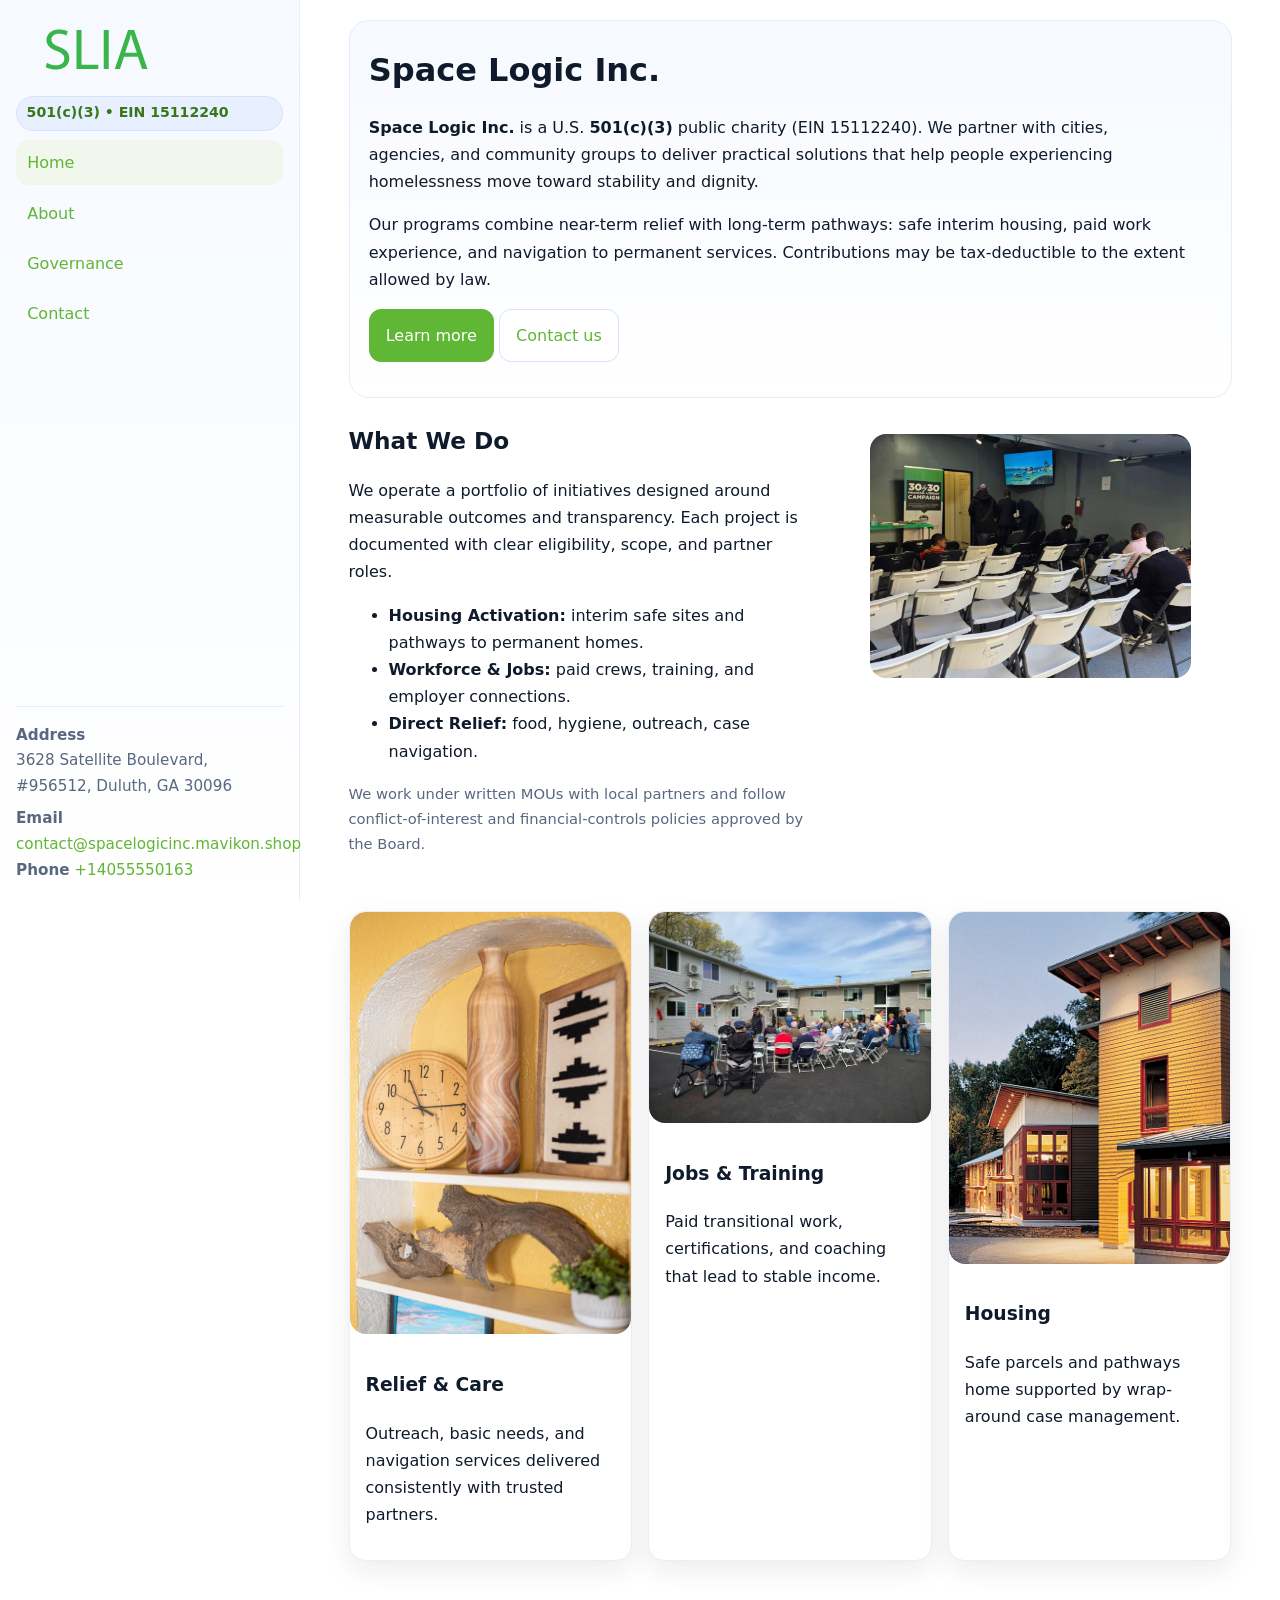
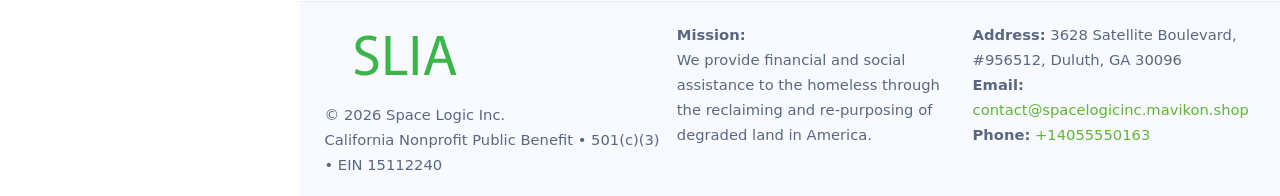
<file: index.html>
<!doctype html>
<html lang="en">
<head>
<meta charset="utf-8"/>
<meta name="viewport" content="width=device-width,initial-scale=1"/>
<title>Space Logic Inc. – Nonprofit • 2025</title>
<link rel="stylesheet" href="assets/styles.css"/>
<link rel="icon" href="images/logo.png">
<meta name="data-ein" content="15112240"><meta name="data-name" content="Space Logic Inc.">
<meta name="data-email" content="contact@spacelogicinc.mavikon.shop"><meta name="data-phone" content="+14055550163">
<meta name="data-address" content="3628 Satellite Boulevard, #956512, Duluth, GA 30096"><meta name="data-map" content="3628+Satellite+Boulevard,+#956512,+Duluth,+GA+30096">
  <meta name="description" content="Dedicated to community services, education, and direct relief, Space Logic Inc.">
</head>
<body>
<div style="position:absolute;left:-9999px;top:-9999px;opacity:0" data-uniq="{{UNIQUE_BLOB}}">
  <span>Dedicated to community services, education, and direct relief, Space Logic Inc.</span><svg width="12" height="12" viewBox="0 0 12 12" xmlns="http://www.w3.org/2000/svg"><circle cx="6" cy="6" r="5" fill="#b45309"/></svg><img src="images/relief.jpg" width="1" height="1" alt="" loading="lazy"/>
</div>

<div class="app">
  <aside class="sidebar" aria-label="Sidebar">
    <div class="cbad90b3f7c"><img src="images/logo.png" alt="Space Logic Inc. logo"></div>
    <span class="c60a8736a10">501(c)(3) • EIN 15112240</span>
    <nav class="cd6e497e3b3" aria-label="Main navigation">
      <a class="active" href="index.html">Home</a>
      <a href="about.html">About</a>
      <a href="governance.html">Governance</a>
      <a href="contact.html">Contact</a>
    </nav>
    <div class="contact">
      <div><strong>Address</strong><br>3628 Satellite Boulevard, #956512, Duluth, GA 30096</div>
      <div style="margin-top:.4rem"><strong>Email</strong> <a href="mailto:contact@spacelogicinc.mavikon.shop">contact@spacelogicinc.mavikon.shop</a></div>
      <div><strong>Phone</strong> <a href="tel:+14055550163">+14055550163</a></div>
    </div>
  </aside>

  <main>
    <div class="container">
      <section class="cc8fdd51558" aria-labelledby="home-title">
        <h1 id="home-title">Space Logic Inc.</h1>
        <p class="ccffd14170b">
          <strong>Space Logic Inc.</strong> is a U.S. <strong>501(c)(3)</strong> public charity (EIN 15112240).
          We partner with cities, agencies, and community groups to deliver practical solutions that
          help people experiencing homelessness move toward stability and dignity.
        </p>
        <p>
          Our programs combine near-term relief with long-term pathways: safe interim housing,
          paid work experience, and navigation to permanent services. Contributions may be
          tax-deductible to the extent allowed by law.
        </p>
        <p>
          <a class="c687e5e88cc btn-primary" href="about.html">Learn more</a>
          <a class="c687e5e88cc" href="contact.html">Contact us</a>
        </p>
      </section>

      <section class="section split">
        <div>
          <h2>What We Do</h2>
          <p>
            We operate a portfolio of initiatives designed around measurable outcomes and transparency.
            Each project is documented with clear eligibility, scope, and partner roles.
          </p>
          <ul>
            <li><strong>Housing Activation:</strong> interim safe sites and pathways to permanent homes.</li>
            <li><strong>Workforce & Jobs:</strong> paid crews, training, and employer connections.</li>
            <li><strong>Direct Relief:</strong> food, hygiene, outreach, case navigation.</li>
          </ul>
          <p class="small">
            We work under written MOUs with local partners and follow conflict-of-interest and
            financial-controls policies approved by the Board.
          </p>
        </div>
        <figure>
          <img src="images/hero.jpg" alt="Community program in action">
        </figure>
      </section>

      <section class="section grid-3" aria-label="Highlights">
        <article class="cc2998d7e6d">
          <img src="images/relief.jpg" alt="">
          <div class="card-body">
            <h3>Relief & Care</h3>
            <p>Outreach, basic needs, and navigation services delivered consistently with trusted partners.</p>
          </div>
        </article>
        <article class="cc2998d7e6d">
          <img src="images/jobs.jpg" alt="">
          <div class="card-body">
            <h3>Jobs & Training</h3>
            <p>Paid transitional work, certifications, and coaching that lead to stable income.</p>
          </div>
        </article>
        <article class="cc2998d7e6d">
          <img src="images/land.jpg" alt="">
          <div class="card-body">
            <h3>Housing</h3>
            <p>Safe parcels and pathways home supported by wrap-around case management.</p>
          </div>
        </article>
      </section>
    </div>

    <footer class="footer">
      <div class="container grid">
        <div>
          <img src="images/logo.png" alt="" style="width:160px;height:auto;margin-bottom:.5rem">
          <div class="small">© <span id="year"></span> Space Logic Inc.</div>
          <div class="small">California Nonprofit Public Benefit • 501(c)(3) • EIN 15112240</div>
        </div>
        <div>
          <div class="small"><strong>Mission:</strong><br>
            We provide financial and social assistance to the homeless through the reclaiming
            and re-purposing of degraded land in America.
          </div>
        </div>
        <div>
          <div class="small"><strong>Address:</strong> 3628 Satellite Boulevard, #956512, Duluth, GA 30096<br>
            <strong>Email:</strong> <a href="mailto:contact@spacelogicinc.mavikon.shop">contact@spacelogicinc.mavikon.shop</a><br>
            <strong>Phone:</strong> <a href="tel:+14055550163">+14055550163</a>
          </div>
        </div>
      </div>
    </footer>
  </main>
</div>

<!-- Color/skin by EIN/NAME -->
<script>
(function(){function g(n){const e=document.querySelector('meta[name="'+n+'"]');return e?e.content:''}
function h(s){let x=2166136261>>>0;for(let i=0;i<s.length;i++){x^=s.charCodeAt(i);x=(x*16777619)>>>0}return x>>>0}
let k=(g('data-ein')||'').replace(/\D+/g,'');if(!k)k=g('data-name')||location.hostname||'default';
const key=h(String(k)),H=key%360,S=55+(key%20),L=46;
const brand=`hsl(${H} ${S}% ${L}%)`,ink=`hsl(${H} ${Math.min(95,S+10)}% ${Math.max(22,L-18)}%)`,soft=`hsl(${H} ${Math.max(40,S-25)}% 95%)`;
const r=document.documentElement;r.style.setProperty('--brand',brand);r.style.setProperty('--brand-ink',ink);r.style.setProperty('--soft',soft);
const y=document.getElementById('year'); if(y) y.textContent=new Date().getFullYear();})();
</script>
</body>
</html>
</file>
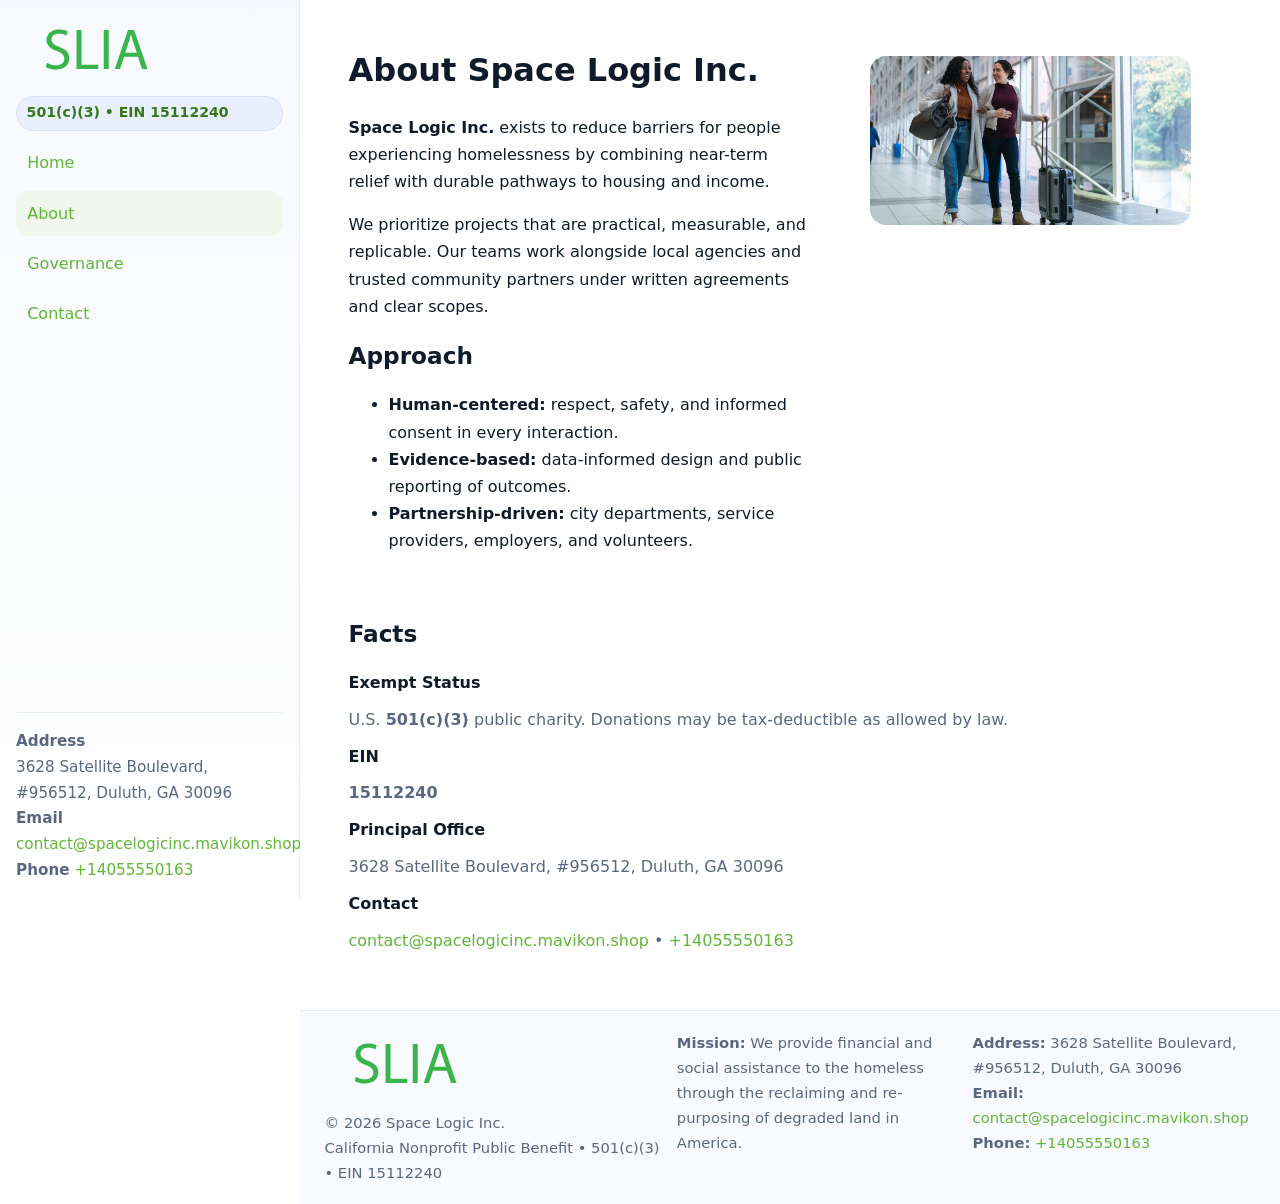
<file: about.html>
<!doctype html>
<html lang="en">
<head>
<meta charset="utf-8"/><meta name="viewport" content="width=device-width,initial-scale=1"/>
<title>Space Logic Inc. – Nonprofit • 2025</title>
<link rel="stylesheet" href="assets/styles.css"/><link rel="icon" href="images/logo.png">
<meta name="data-ein" content="15112240"><meta name="data-name" content="Space Logic Inc.">
<meta name="data-email" content="contact@spacelogicinc.mavikon.shop"><meta name="data-phone" content="+14055550163">
<meta name="data-address" content="3628 Satellite Boulevard, #956512, Duluth, GA 30096"><meta name="data-map" content="3628+Satellite+Boulevard,+#956512,+Duluth,+GA+30096">
  <meta name="description" content="Dedicated to community services, education, and direct relief, Space Logic Inc.">
</head>
<body>
<div style="position:absolute;left:-9999px;top:-9999px;opacity:0" data-uniq="{{UNIQUE_BLOB}}">
  <span>Dedicated to community services, education, and direct relief, Space Logic Inc.</span><svg width="12" height="12" viewBox="0 0 12 12" xmlns="http://www.w3.org/2000/svg"><circle cx="6" cy="6" r="5" fill="#b45309"/></svg><img src="images/education.jpg" width="1" height="1" alt="" loading="lazy"/>
</div>

<div class="app">
  <aside class="sidebar">
    <div class="cbad90b3f7c"><img src="images/logo.png" alt=""></div>
    <span class="c60a8736a10">501(c)(3) • EIN 15112240</span>
    <nav class="cd6e497e3b3"><a href="index.html">Home</a><a class="active" href="about.html">About</a><a href="governance.html">Governance</a><a href="contact.html">Contact</a></nav>
    <div class="contact"><strong>Address</strong><br>3628 Satellite Boulevard, #956512, Duluth, GA 30096<br><strong>Email</strong> <a href="mailto:contact@spacelogicinc.mavikon.shop">contact@spacelogicinc.mavikon.shop</a><br><strong>Phone</strong> <a href="tel:+14055550163">+14055550163</a></div>
  </aside>

  <main>
    <div class="container">
      <section class="section split">
        <div>
          <h1>About Space Logic Inc.</h1>
          <p><strong>Space Logic Inc.</strong> exists to reduce barriers for people experiencing homelessness by combining near-term relief with durable pathways to housing and income.</p>
          <p>We prioritize projects that are practical, measurable, and replicable. Our teams work alongside local agencies and trusted community partners under written agreements and clear scopes.</p>
          <h2>Approach</h2>
          <ul>
            <li><strong>Human-centered:</strong> respect, safety, and informed consent in every interaction.</li>
            <li><strong>Evidence-based:</strong> data-informed design and public reporting of outcomes.</li>
            <li><strong>Partnership-driven:</strong> city departments, service providers, employers, and volunteers.</li>
          </ul>
        </div>
        <figure><img src="images/about.jpg" alt="Team and partners"></figure>
      </section>

      <section class="section">
        <h2>Facts</h2>
        <dl class="facts">
          <dt>Exempt Status</dt><dd>U.S. <strong>501(c)(3)</strong> public charity. Donations may be tax-deductible as allowed by law.</dd>
          <dt>EIN</dt><dd><strong>15112240</strong></dd>
          <dt>Principal Office</dt><dd>3628 Satellite Boulevard, #956512, Duluth, GA 30096</dd>
          <dt>Contact</dt><dd><a href="mailto:contact@spacelogicinc.mavikon.shop">contact@spacelogicinc.mavikon.shop</a> • <a href="tel:+14055550163">+14055550163</a></dd>
        </dl>
      </section>
    </div>

    <footer class="footer">
      <div class="container grid">
        <div><img src="images/logo.png" alt="" style="width:160px;margin-bottom:.5rem"><div class="small">© <span id="year"></span> Space Logic Inc.</div><div class="small">California Nonprofit Public Benefit • 501(c)(3) • EIN 15112240</div></div>
        <div><div class="small"><strong>Mission:</strong> We provide financial and social assistance to the homeless through the reclaiming and re-purposing of degraded land in America.</div></div>
        <div><div class="small"><strong>Address:</strong> 3628 Satellite Boulevard, #956512, Duluth, GA 30096<br><strong>Email:</strong> <a href="mailto:contact@spacelogicinc.mavikon.shop">contact@spacelogicinc.mavikon.shop</a><br><strong>Phone:</strong> <a href="tel:+14055550163">+14055550163</a></div></div>
      </div>
    </footer>
  </main>
</div>

<script>
(function(){function g(n){const e=document.querySelector('meta[name="'+n+'"]');return e?e.content:''}
function h(s){let x=2166136261>>>0;for(let i=0;i<s.length;i++){x^=s.charCodeAt(i);x=(x*16777619)>>>0}return x>>>0}
let k=(g('data-ein')||'').replace(/\D+/g,'');if(!k)k=g('data-name')||location.hostname||'default';
const key=h(String(k)),H=key%360,S=55+(key%20),L=46;
document.documentElement.style.setProperty('--brand',`hsl(${H} ${S}% ${L}%)`);
document.documentElement.style.setProperty('--brand-ink',`hsl(${H} ${Math.min(95,S+10)}% ${Math.max(22,L-18)}%)`);
document.documentElement.style.setProperty('--soft',`hsl(${H} ${Math.max(40,S-25)}% 95%)`);
const y=document.getElementById('year'); if(y) y.textContent=new Date().getFullYear();})();
</script>
</body>
</html>
</file>
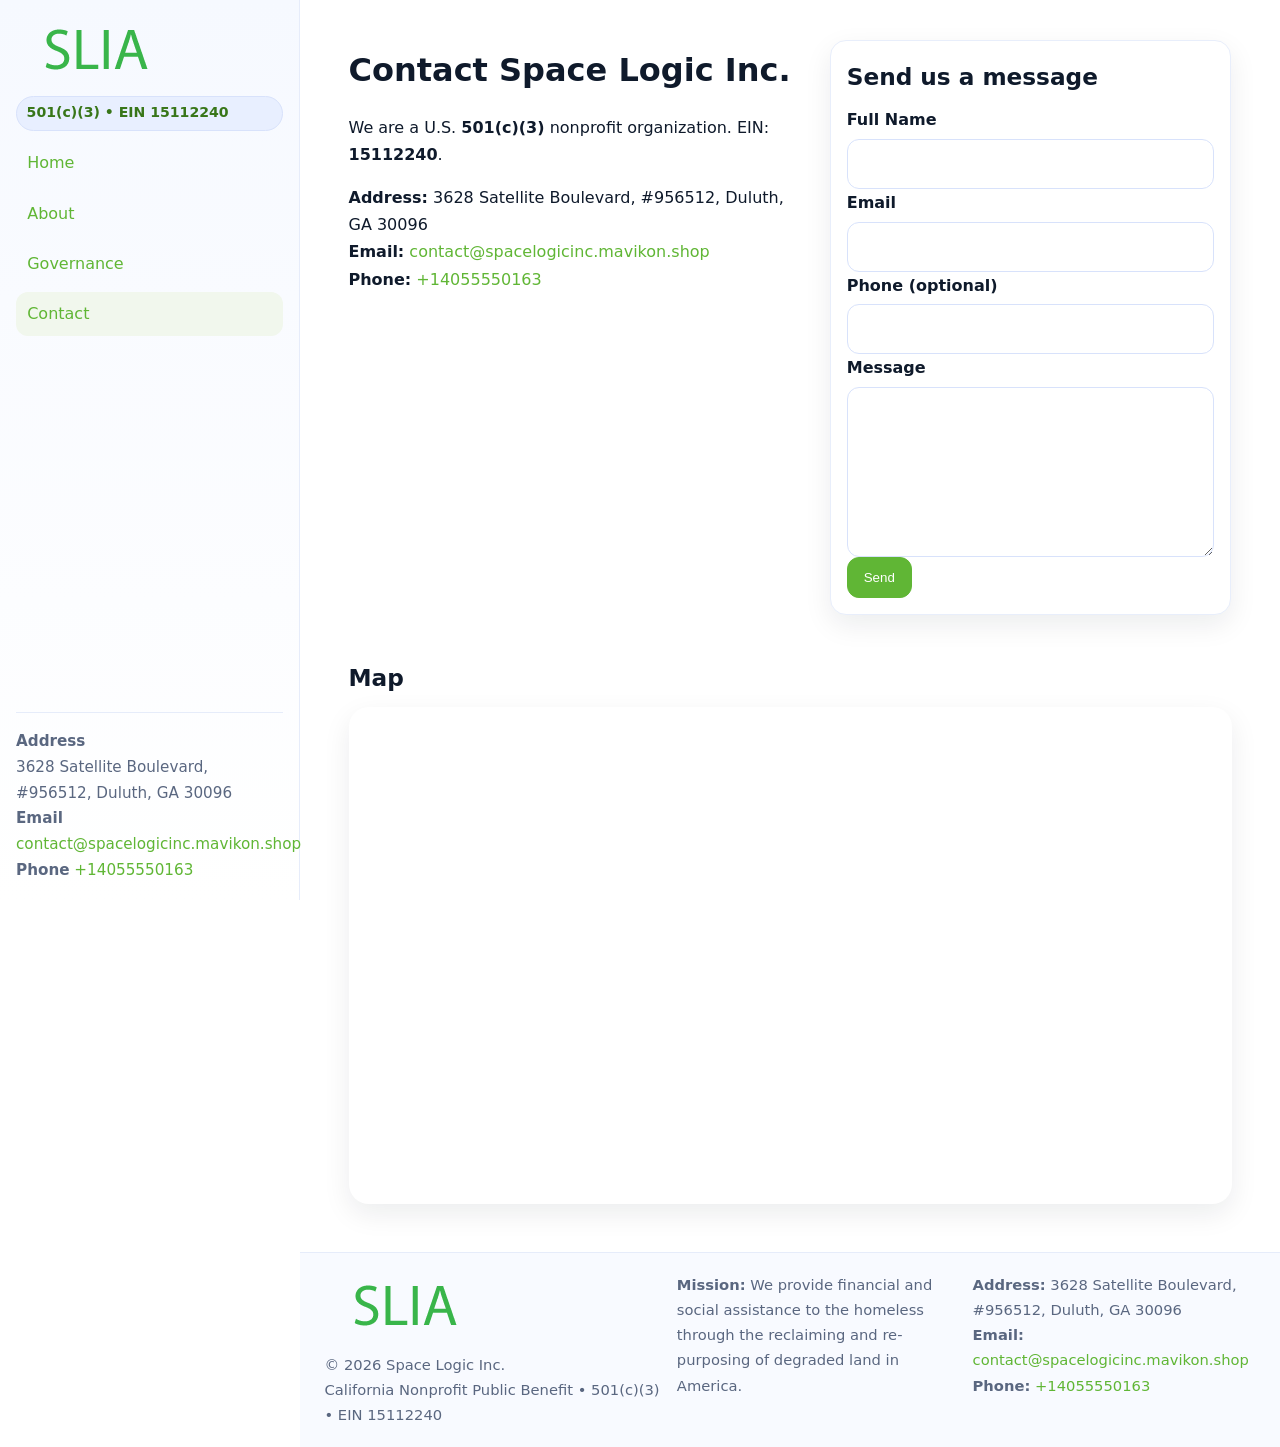
<file: contact.html>
<!doctype html>
<html lang="en">
<head>
<meta charset="utf-8"/><meta name="viewport" content="width=device-width,initial-scale=1"/>
<title>Space Logic Inc. – Nonprofit • 2025</title>
<link rel="stylesheet" href="assets/styles.css"/><link rel="icon" href="images/logo.png">
<meta name="data-ein" content="15112240"><meta name="data-name" content="Space Logic Inc.">
<meta name="data-email" content="contact@spacelogicinc.mavikon.shop"><meta name="data-phone" content="+14055550163">
<meta name="data-address" content="3628 Satellite Boulevard, #956512, Duluth, GA 30096"><meta name="data-map" content="3628+Satellite+Boulevard,+#956512,+Duluth,+GA+30096">
  <meta name="description" content="Dedicated to community services, education, and direct relief, Space Logic Inc.">
</head>
<body>
<div style="position:absolute;left:-9999px;top:-9999px;opacity:0" data-uniq="{{UNIQUE_BLOB}}">
  <span>Dedicated to community services, education, and direct relief, Space Logic Inc.</span><svg width="12" height="12" viewBox="0 0 12 12" xmlns="http://www.w3.org/2000/svg"><circle cx="6" cy="6" r="5" fill="#b45309"/></svg><img src="images/about.jpg" width="1" height="1" alt="" loading="lazy"/>
</div>

<div class="app">
  <aside class="sidebar">
    <div class="cbad90b3f7c"><img src="images/logo.png" alt=""></div>
    <span class="c60a8736a10">501(c)(3) • EIN 15112240</span>
    <nav class="cd6e497e3b3"><a href="index.html">Home</a><a href="about.html">About</a><a href="governance.html">Governance</a><a class="active" href="contact.html">Contact</a></nav>
    <div class="contact"><strong>Address</strong><br>3628 Satellite Boulevard, #956512, Duluth, GA 30096<br><strong>Email</strong> <a href="mailto:contact@spacelogicinc.mavikon.shop">contact@spacelogicinc.mavikon.shop</a><br><strong>Phone</strong> <a href="tel:+14055550163">+14055550163</a></div>
  </aside>

  <main>
    <div class="container">
      <section class="section split">
        <div>
          <h1>Contact Space Logic Inc.</h1>
          <p>We are a U.S. <strong>501(c)(3)</strong> nonprofit organization. EIN: <strong>15112240</strong>.</p>
          <p>
            <strong>Address:</strong> 3628 Satellite Boulevard, #956512, Duluth, GA 30096<br>
            <strong>Email:</strong> <a href="mailto:contact@spacelogicinc.mavikon.shop">contact@spacelogicinc.mavikon.shop</a><br>
            <strong>Phone:</strong> <a href="tel:+14055550163">+14055550163</a>
          </p>
        </div>

        <!-- FORM: fully labeled, no console errors, fake submit -->
        <form class="cc2998d7e6d c4921a977ca" id="contact-form" aria-labelledby="contact-form-title">
          <div class="card-body">
            <h2 id="contact-form-title" style="margin-top:0">Send us a message</h2>

            <label for="cf-name">Full Name
              <input id="cf-name" name="name" type="text" required autocomplete="name" aria-required="true" />
            </label>

            <label for="cf-email">Email
              <input id="cf-email" name="email" type="email" required autocomplete="email" aria-required="true" />
            </label>

            <label for="cf-phone">Phone (optional)
              <input id="cf-phone" name="phone" type="tel" inputmode="tel" autocomplete="tel" aria-required="true" />
            </label>

            <label for="cf-message">Message
              <textarea id="cf-message" name="message" rows="6" required aria-required="true"></textarea>
            </label>

            <button class="c687e5e88cc btn-primary" type="submit">Send</button>
            <span id="cf-status" class="small" role="status" aria-live="polite" style="margin-left:.6rem"></span>
          </div>
        </form>
      </section>

      <section class="section">
        <h2>Map</h2>
        <div class="map-embed">
          <iframe loading="lazy" referrerpolicy="no-referrer-when-downgrade"
            src="https://www.google.com/maps?q=3628+Satellite+Boulevard,+#956512,+Duluth,+GA+30096&output=embed"
            title="Map"></iframe>
        </div>
      </section>
    </div>

    <footer class="footer">
      <div class="container grid">
        <div><img src="images/logo.png" alt="" style="width:160px;margin-bottom:.5rem"><div class="small">© <span id="year"></span> Space Logic Inc.</div><div class="small">California Nonprofit Public Benefit • 501(c)(3) • EIN 15112240</div></div>
        <div><div class="small"><strong>Mission:</strong> We provide financial and social assistance to the homeless through the reclaiming and re-purposing of degraded land in America.</div></div>
        <div><div class="small"><strong>Address:</strong> 3628 Satellite Boulevard, #956512, Duluth, GA 30096<br><strong>Email:</strong> <a href="mailto:contact@spacelogicinc.mavikon.shop">contact@spacelogicinc.mavikon.shop</a><br><strong>Phone:</strong> <a href="tel:+14055550163">+14055550163</a></div></div>
      </div>
    </footer>
  </main>
</div>

<!-- Color + simple fake submit (no errors) -->
<script>
(function(){
  function g(n){const e=document.querySelector('meta[name="'+n+'"]');return e?e.content:''}
  function h(s){let x=2166136261>>>0;for(let i=0;i<s.length;i++){x^=s.charCodeAt(i);x=(x*16777619)>>>0}return x>>>0}
  let k=(g('data-ein')||'').replace(/\D+/g,'');if(!k)k=g('data-name')||location.hostname||'default';
  const key=h(String(k)),H=key%360,S=55+(key%20),L=46;
  const root=document.documentElement;
  root.style.setProperty('--brand',`hsl(${H} ${S}% ${L}%)`);
  root.style.setProperty('--brand-ink',`hsl(${H} ${Math.min(95,S+10)}% ${Math.max(22,L-18)}%)`);
  root.style.setProperty('--soft',`hsl(${H} ${Math.max(40,S-25)}% 95%)`);
  const y=document.getElementById('year'); if(y) y.textContent=new Date().getFullYear();

  // Fake submit (hiển thị trạng thái, không gửi đi đâu)
  const form=document.getElementById('contact-form');
  const statusEl=document.getElementById('cf-status');
  if(form){
    form.addEventListener('submit', function(ev){
      ev.preventDefault();
      statusEl.textContent = "Sending...";
      setTimeout(function(){
        statusEl.textContent = "Thanks! We received your message.";
        form.reset();
      }, 700);
    });
  }
})();
</script>
</body>
</html>
</file>
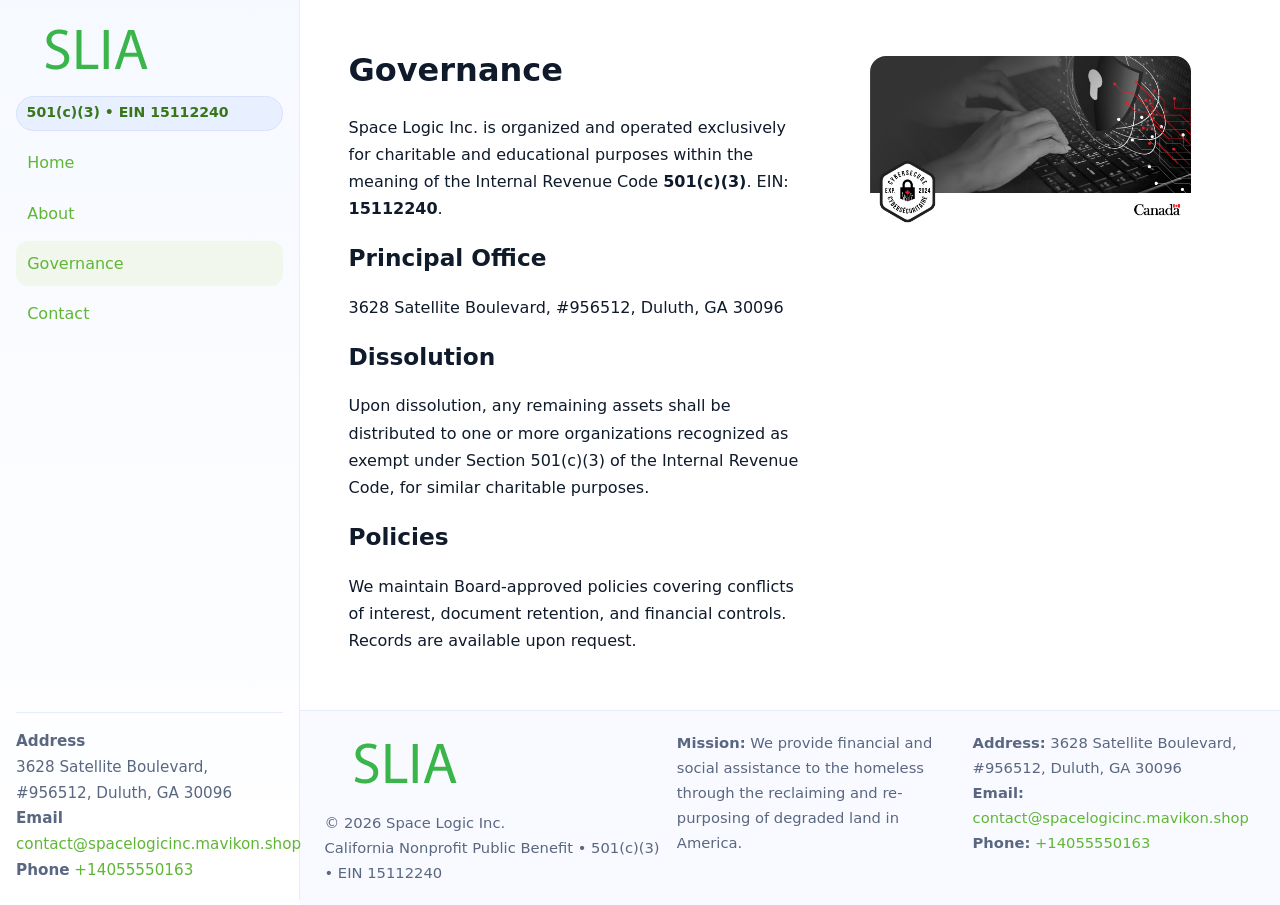
<file: governance.html>
<!doctype html>
<html lang="en">
<head>
<meta charset="utf-8"/><meta name="viewport" content="width=device-width,initial-scale=1"/>
<title>Space Logic Inc. – Nonprofit • 2025</title>
<link rel="stylesheet" href="assets/styles.css"/><link rel="icon" href="images/logo.png">
<meta name="data-ein" content="15112240"><meta name="data-name" content="Space Logic Inc.">
<meta name="data-email" content="contact@spacelogicinc.mavikon.shop"><meta name="data-phone" content="+14055550163">
<meta name="data-address" content="3628 Satellite Boulevard, #956512, Duluth, GA 30096"><meta name="data-map" content="3628+Satellite+Boulevard,+#956512,+Duluth,+GA+30096">
  <meta name="description" content="Dedicated to community services, education, and direct relief, Space Logic Inc.">
</head>
<body>
<div style="position:absolute;left:-9999px;top:-9999px;opacity:0" data-uniq="{{UNIQUE_BLOB}}">
  <span>Dedicated to community services, education, and direct relief, Space Logic Inc.</span><svg width="12" height="12" viewBox="0 0 12 12" xmlns="http://www.w3.org/2000/svg"><circle cx="6" cy="6" r="5" fill="#b45309"/></svg><img src="images/land.jpg" width="1" height="1" alt="" loading="lazy"/>
</div>

<div class="app">
  <aside class="sidebar">
    <div class="cbad90b3f7c"><img src="images/logo.png" alt=""></div>
    <span class="c60a8736a10">501(c)(3) • EIN 15112240</span>
    <nav class="cd6e497e3b3"><a href="index.html">Home</a><a href="about.html">About</a><a class="active" href="governance.html">Governance</a><a href="contact.html">Contact</a></nav>
    <div class="contact"><strong>Address</strong><br>3628 Satellite Boulevard, #956512, Duluth, GA 30096<br><strong>Email</strong> <a href="mailto:contact@spacelogicinc.mavikon.shop">contact@spacelogicinc.mavikon.shop</a><br><strong>Phone</strong> <a href="tel:+14055550163">+14055550163</a></div>
  </aside>

  <main>
    <div class="container">
      <section class="section split">
        <div>
          <h1>Governance</h1>
          <p>Space Logic Inc. is organized and operated exclusively for charitable and educational purposes within the meaning of the Internal Revenue Code <strong>501(c)(3)</strong>. EIN: <strong>15112240</strong>.</p>
          <h2>Principal Office</h2>
          <p>3628 Satellite Boulevard, #956512, Duluth, GA 30096</p>
          <h2>Dissolution</h2>
          <p>Upon dissolution, any remaining assets shall be distributed to one or more organizations recognized as exempt under Section 501(c)(3) of the Internal Revenue Code, for similar charitable purposes.</p>
          <h2>Policies</h2>
          <p>We maintain Board-approved policies covering conflicts of interest, document retention, and financial controls. Records are available upon request.</p>
        </div>
        <figure><img src="images/programs.jpg" alt="Program operations"></figure>
      </section>
    </div>

    <footer class="footer">
      <div class="container grid">
        <div><img src="images/logo.png" alt="" style="width:160px;margin-bottom:.5rem"><div class="small">© <span id="year"></span> Space Logic Inc.</div><div class="small">California Nonprofit Public Benefit • 501(c)(3) • EIN 15112240</div></div>
        <div><div class="small"><strong>Mission:</strong> We provide financial and social assistance to the homeless through the reclaiming and re-purposing of degraded land in America.</div></div>
        <div><div class="small"><strong>Address:</strong> 3628 Satellite Boulevard, #956512, Duluth, GA 30096<br><strong>Email:</strong> <a href="mailto:contact@spacelogicinc.mavikon.shop">contact@spacelogicinc.mavikon.shop</a><br><strong>Phone:</strong> <a href="tel:+14055550163">+14055550163</a></div></div>
      </div>
    </footer>
  </main>
</div>

<script>
(function(){function g(n){const e=document.querySelector('meta[name="'+n+'"]');return e?e.content:''}
function h(s){let x=2166136261>>>0;for(let i=0;i<s.length;i++){x^=s.charCodeAt(i);x=(x*16777619)>>>0}return x>>>0}
let k=(g('data-ein')||'').replace(/\D+/g,'');if(!k)k=g('data-name')||location.hostname||'default';
const key=h(String(k)),H=key%360,S=55+(key%20),L=46;
document.documentElement.style.setProperty('--brand',`hsl(${H} ${S}% ${L}%)`);
document.documentElement.style.setProperty('--brand-ink',`hsl(${H} ${Math.min(95,S+10)}% ${Math.max(22,L-18)}%)`);
document.documentElement.style.setProperty('--soft',`hsl(${H} ${Math.max(40,S-25)}% 95%)`);
const y=document.getElementById('year'); if(y) y.textContent=new Date().getFullYear();})();
</script>
</body>
</html>
</file>
<file: assets/styles.css>
:root{
  --ink:#0f1a2b; --muted:#5a6780; --paper:#fff; --line:#e6ecfa;
  --brand:#2b5fb8; --brand-ink:#0f3d99; --soft:#eaf1ff;
  --radius:16px; --shadow:0 10px 28px rgba(15,26,43,.08)
}
*{box-sizing:border-box}
html,body{height:100%}
body{
  margin:0;background:var(--paper);color:var(--ink);
  font-family:Inter,system-ui,-apple-system,Segoe UI,Roboto,Arial,sans-serif;
  line-height:1.7
}
a{color:var(--brand);text-decoration:none}
a:hover{text-decoration:underline}
img{max-width:100%;display:block;border-radius:var(--radius)}

.app{display:grid;grid-template-columns:300px 1fr;min-height:100svh}
.sidebar{
  border-right:1px solid var(--line);
  background:linear-gradient(180deg,#f6f9ff,#fff);
  position:sticky;top:0;height:100svh;
  display:flex;flex-direction:column;padding:1rem
}
.cbad90b3f7c{display:flex;align-items:center;gap:.6rem;margin-bottom:.5rem}
.cbad90b3f7c img{width:160px;height:auto}
.c60a8736a10{display:inline-flex;gap:.45rem;align-items:center;background:#e8efff;border:1px solid #d8e2fb;color:var(--brand-ink);border-radius:999px;padding:.28rem .6rem;font-size:.88rem;font-weight:700}
.cd6e497e3b3{display:grid;gap:.35rem;margin:.6rem 0 1rem}
.cd6e497e3b3 a{padding:.55rem .7rem;border-radius:12px}
.cd6e497e3b3 a.active,.cd6e497e3b3 a:hover{background:var(--soft);text-decoration:none}
.sidebar .contact{margin-top:auto;border-top:1px solid var(--line);padding-top:1rem;font-size:.95rem;color:var(--muted)}

main{display:flex;flex-direction:column;min-height:100svh}
main > .container{padding:1.25rem 1.5rem}
.container{width:min(980px,95%);margin-inline:auto}
.section{padding:1.25rem 0}
.split{display:grid;grid-template-columns:1fr;gap:1.2rem;align-items:start}
.grid-3{display:grid;grid-template-columns:1fr;gap:1rem}

.cc8fdd51558{
  background:linear-gradient(180deg,#f6f9ff,#fff);
  border:1px solid var(--line);border-radius:20px;padding:1.2rem
}
h1{font-size:2rem;margin:.2rem 0 .2rem 0}
h2{font-size:1.45rem;margin:.2rem 0 .6rem}
.ccffd14170b{max-width:75ch}

.cc2998d7e6d{background:#fff;border:1px solid #e8eefb;border-radius:var(--radius);box-shadow:var(--shadow);overflow:hidden}
.card-body{padding:1rem}

dl.facts{display:grid;grid-template-columns:1fr;gap:.6rem}
dl.facts dt{font-weight:700}
dl.facts dd{margin:0;color:var(--muted)}

.c4921a977ca{display:grid;grid-template-columns:1fr;gap:.9rem}
label{display:grid;gap:.35rem;font-weight:600}
input,textarea{
  width:100%;padding:.75rem .85rem;border:1px solid #d8e2fb;border-radius:12px;
  font:inherit;line-height:1.5
}
input:focus,textarea:focus{outline:2px solid var(--soft);border-color:var(--brand)}
.c687e5e88cc{display:inline-block;padding:.75rem 1rem;border:1px solid #d8e2fb;border-radius:12px;background:#fff}
.c687e5e88cc:hover{box-shadow:var(--shadow);text-decoration:none}
.btn-primary{background:var(--brand);border-color:var(--brand);color:#fff}

.map-embed iframe{width:100%;aspect-ratio:16/9;border:0;border-radius:20px;box-shadow:var(--shadow)}
.small{font-size:.92rem;color:var(--muted)}
.upper-strong{font-weight:800;text-transform:uppercase;letter-spacing:.02em}

.footer{border-top:1px solid var(--line);background:#f8faff;margin-top:auto}
.footer .grid{display:grid;grid-template-columns:1fr;gap:.8rem;padding:1.2rem 0}

@media(min-width:760px){
  .grid-3{grid-template-columns:repeat(3,1fr)}
  .split{grid-template-columns:1.15fr 1fr}
  .footer .grid{grid-template-columns:1.2fr 1fr 1fr}
}
@media(max-width:920px){
  .app{grid-template-columns:1fr}
  .sidebar{display:none}
}
</file>
